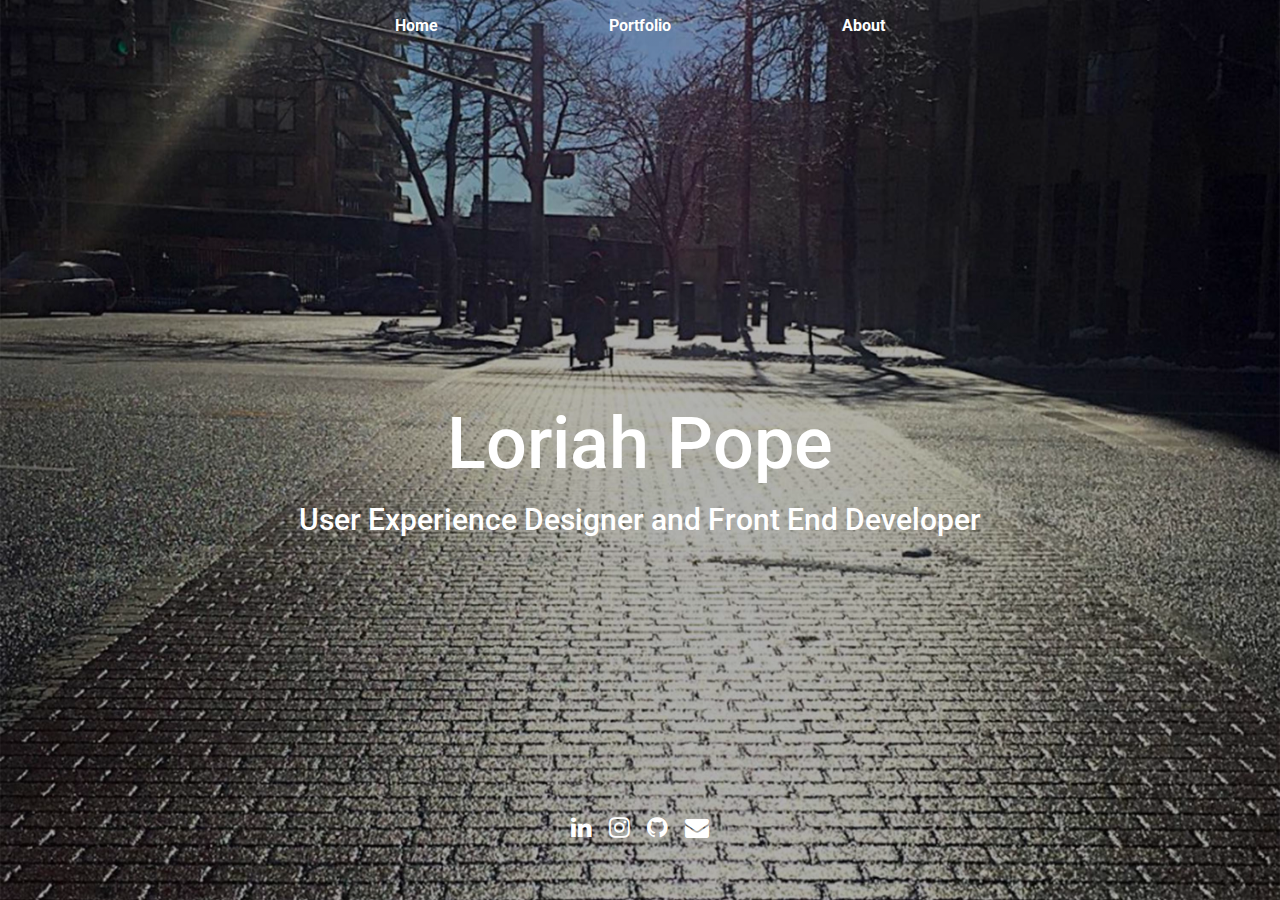
<file: index.html>
<!doctype html> <html> <head> <meta charset="utf-8"> <title>Loriah Pope - UX Designer and Front End Developer</title> <meta name="description" content=""> <meta name="viewport" content="width=device-width"> <!-- Place favicon.ico and apple-touch-icon.png in the root directory --> <link rel="stylesheet" href="styles/vendor.1148a0ca.css"> <link rel="stylesheet" href="styles/main.95a72b3f.css"> <link href="//maxcdn.bootstrapcdn.com/font-awesome/4.3.0/css/font-awesome.min.css" rel="stylesheet"> </head> <body ng-app="loriahsiteApp"> <!--[if lte IE 8]>
      <p class="browsehappy">You are using an <strong>outdated</strong> browser. Please <a href="http://browsehappy.com/">upgrade your browser</a> to improve your experience.</p>
    <![endif]--> <!-- Add your site or application content here --> <div class="no-mar no-pad text-roboto"> <div class="navbar navbar-default no-mar posabs width-100" id="nav" role="navigation"> <div class="container"> <div class="navbar-header no-mar"> <button type="button" class="navbar-toggle collapsed" data-toggle="collapse" data-target="#js-navbar-collapse"> <span class="sr-only">Toggle navigation</span> <span class="icon-bar"></span> <span class="icon-bar"></span> <span class="icon-bar"></span> </button> </div> <div class="collapse navbar-collapse" id="js-navbar-collapse"> <ul class="nav navbar-nav text-white text-small" id="nav-items"> <li class="active col-xs-4" id="hometab"><a href="#/">Home</a></li> <li class="col-xs-4" id="portfoliotab"><a ng-href="#/portfolio">Portfolio</a></li> <li class="col-xs-4" id="abouttab"><a ng-href="#/about">About</a></li> </ul> </div> </div> </div> </div> <div ng-view=""></div> <div class="footer posabs width-100 top-90" id="footer"> <div class="container"> <div class="text-white text-center text-medium" id="footer-items"> <a href="https://www.linkedin.com/in/loriahpope"><i class="fa fa-linkedin pad-5" aria-hidden="true"></i></a> <a href="https://www.instagram.com/loriahpope/"><i class="fa fa-instagram pad-5" aria-hidden="true"></i></a> <a href="https://github.com/loriahpope"><i class="fa fa-github pad-5" aria-hidden="true"></i></a> <a href="mailto:loriahpope@gmail.com"><i class="fa fa-envelope pad-5" aria-hidden="true"></i></a> </div> </div> </div> <!-- Google Analytics: change UA-XXXXX-X to be your site's ID --> <script>!function(A,n,g,u,l,a,r){A.GoogleAnalyticsObject=l,A[l]=A[l]||function(){
       (A[l].q=A[l].q||[]).push(arguments)},A[l].l=+new Date,a=n.createElement(g),
       r=n.getElementsByTagName(g)[0],a.src=u,r.parentNode.insertBefore(a,r)
       }(window,document,'script','https://www.google-analytics.com/analytics.js','ga');

       ga('create', 'UA-82457627-1');
       ga('send', 'pageview');</script> <script src="scripts/vendor.5aaa948a.js"></script> <script src="scripts/scripts.dd5f2cb8.js"></script> </body> </html>
</file>
<file: styles/main.95a72b3f.css>
@import url(https://fonts.googleapis.com/css?family=Roboto:400,700);.jumbotron,.navbar-nav,.text-center{text-align:center}.bold,.navbar-nav{font-weight:700}#home_bkgd,.full-view-height{height:100vh}.browsehappy{margin:.2em 0;background:#ccc;color:#000;padding:.2em 0}body{padding:0}.footer,.header,.marketing{padding-left:15px;padding-right:15px}.header h3{margin-top:0;margin-bottom:0;line-height:40px;padding-bottom:19px}.container-narrow>hr{margin:30px 0}.jumbotron{border-bottom:1px solid #e5e5e5}.jumbotron .btn{font-size:21px;padding:14px 24px}.marketing{margin:40px 0}.marketing p+h4{margin-top:28px}@media screen and (min-width:768px){.container{max-width:730px}.footer,.header,.marketing{padding-left:0;padding-right:0}.header{margin-bottom:30px}.jumbotron{border-bottom:0}}.posabs{position:absolute}.vertical{position:relative;top:50%;transform:translateY(-50%)}.top-90{top:90%}.width-50{width:50%}.width-100{width:100%}.max-width-100{max-width:100%}.text-roboto{font-family:Roboto,sans-serif}.text-xlarge{font-size:72px}.text-large{font-size:30px}.text-medium{font-size:24px!important}.text-small{font-size:16px!important}.text-white{color:#FFF}.subtitle{font-size:12px;color:#999}@media (max-width:768px){.text-xlarge{font-size:50px}.text-large{font-size:24px}}@media (max-width:560px){.text-xlarge{font-size:36px}.text-large{font-size:18px}}.no-mar{margin:0}.mar-top-0{margin-top:0}.mar-top-20{margin-top:20px}.mar-bot-10{margin-bottom:10px}.mar-vert-10{margin:10% 0}.no-pad{padding:0}.pad-5{padding:5px}.pad-top-10{padding-top:10px}.pad-top-20{padding-top:20px}.pad-bot-20{padding-bottom:20px}.navbar-default{background-color:rgba(0,0,0,0);border-color:transparent}.navbar-nav{width:100%}.footer a{color:#FFF}li>a{color:#FFF!important}.blue-links,.blue-links li>a,.blue-links>a{color:#2196F3!important}.active>a{background-color:rgba(0,0,0,0)!important}.border-bot{border-bottom:1px solid #CCC}#home_bkgd{background-image:linear-gradient(rgba(0,0,0,.3),rgba(0,0,0,.3)),url(/images/home_bkgd2.5cddd953.jpg);background-size:cover;background-position:0;padding:1px}
</file>
